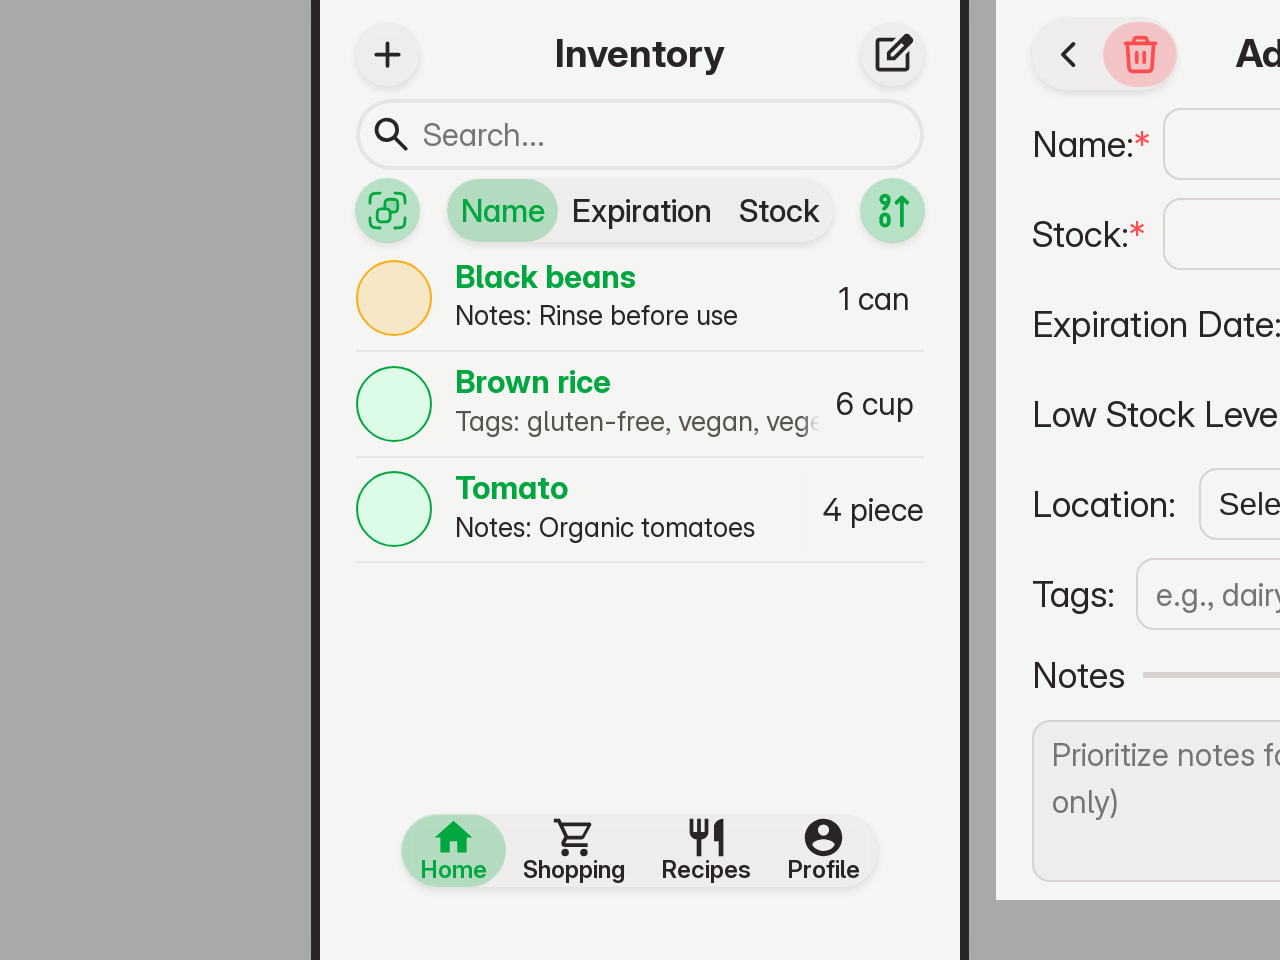
<file: index.html>
<!doctype html>
<html lang="en">

<head>
    <meta charset="UTF-8" />
    <meta name="viewport" content="width=640, initial-scale=1.0" />
    <title>Kitchen Kompanion</title>
    <meta name="description"
        content="A web application for managing your kitchen inventory, shopping lists, and recipes." />

    <!-- Favicon -->
    <link rel="icon" type="image/svg+xml" href="assets/favicons/favicon.svg" />
    <link rel="mask-icon" href="assets/favicons/favicon.svg" />

    <!-- Styles -->
    <link rel="stylesheet" href="assets/styles/index.css" />

    <!-- Scripts -->
    <script src="scripts/_global.js" defer></script>
    <script src="scripts/index.js" defer></script>
</head>

<body>
    <div class="container" data-mode="normal">
        <main id="content">
            <!-- START OF MAIN CONTENT -->
            <header>
                <div>
                    <button id="add-item-button" aria-label="Add item" aria-expanded="false" class="btn-solo"><span
                            role="img" aria-label="Add item" class="svg-icon icon-add"></span></button>
                    <button id="discard-edit-button" aria-label="Discard Edit" aria-expanded="false"
                        class="btn-solo error hidden"><span role="img" aria-label="Discard edit"
                            class="svg-icon icon-discard"></span></button>
                </div>
                <h1 class="text-lg">Inventory</h1>
                <div>
                    <button id="edit-button" aria-label="Edit items" aria-pressed="false" class="btn-solo"><span
                            role="img" aria-label="Edit item" class="svg-icon icon-edit"></span></button>
                    <button id="save-edit-button" aria-label="Save Edit" aria-pressed="false"
                        class="btn-solo active hidden"><span role="img" aria-label="Save edit"
                            class="svg-icon icon-check"></span></button>
                </div>
            </header>
            <div id="search">
                <span role="img" aria-label="Search" class="svg-icon icon-search"></span>
                <input id="inventory-search" type="search" placeholder="Search..." class="text-sm" />
            </div>
            <div class="inventory-filters">
                <div class="checkbox-switch-wrapper btn-solo active">
                    <input type="checkbox" id="inventory-grouped-categories" type="button">
                    <label for="inventory-grouped-categories" class="unchecked">
                        <span role="img" aria-label="Group by categories" class="svg-icon icon-group"></span>
                    </label>
                    <label for="inventory-grouped-categories" class="checked">
                        <span role="img" aria-label="Ungroup categories" class="svg-icon icon-ungroup"></span>
                    </label>
                </div>
                <form id="inventory-sort-type" aria-label="Filter inventory by" class="btn-group">
                    <input type="radio" id="sort-name" name="sort" value="name" checked>
                    <label for="sort-name" class="btn">Name</label>
                    <input type="radio" id="sort-expiration" name="sort" value="expiration">
                    <label for="sort-expiration" class="btn">Expiration</label>
                    <input type="radio" id="sort-amount" name="sort" value="stock">
                    <label for="sort-amount" class="btn">Stock</label>
                </form>
                <div class="checkbox-switch-wrapper btn-solo active">
                    <input type="checkbox" id="inventory-sort-direction" type="button">
                    <label for="inventory-sort-direction" class="unchecked">
                        <span role="img" aria-label="Sort ascending" class="svg-icon icon-ascending"></span>
                    </label>
                    <label for="inventory-sort-direction" class="checked">
                        <span role="img" aria-label="Sort descending" class="svg-icon icon-descending"></span>
                    </label>
                </div>
            </div>
            <div>
                <ul id="inventory-list">
                    <!-- Inventory items will be added here dynamically -->
                </ul>
                <!-- set inventory-sort-type to value of "stock" -->
                <button id="out-of-stock-notice" aria-label="Out of Stock Notice">
                    Check hidden out-of-stock items
                </button>
            </div>
            <!-- END OF MAIN CONTENT -->

            <form id="add-item-form" class="no-scrollbar" novalidate>
                <header>
                    <div class="btn-group">
                        <button type="button" id="close-add-item-form" aria-label="Close form" class="btn"><span
                                role="img" aria-label="Close form" class="svg-icon icon-back"></span>
                        </button>
                        <button type="button" id="discard-item-button" aria-label="Discard new item"
                            class="btn error"><span role="img" aria-label="Discard new item"
                                class="svg-icon icon-discard"></span>
                        </button>
                    </div>
                    <h1 id="item-form-title" class="text-lg">Add item</h1>
                    <div>
                        <button type="submit" id="save-item-button" aria-label="Save changes" class="btn-solo active"
                            disabled><span role="img" aria-label="Save changes" class="svg-icon icon-check"></span>
                        </button>
                    </div>
                </header>
                <!-- Required fields -->
                <div class="grid-fixed-left">
                    <label for="item-name">Name:<span class="required-marker" aria-hidden="true">*</span></label>
                    <input type="text" id="item-name" name="item-name" required>
                </div>

                <div class="grid-fixed-left">
                    <label for="item-quantity">Stock:<span class="required-marker" aria-hidden="true">*</span></label>
                    <div class="grid-same">
                        <input type="number" id="item-quantity" name="item-quantity" min="0" required>
                        <div class="select-wrapper">
                            <select id="item-unit" name="item-unit">
                                <option value="unit">unit</option>
                                <option value="pcs">pcs</option>
                                <option value="kg">kg</option>
                                <option value="g">g</option>
                                <option value="l">l</option>
                                <option value="ml">ml</option>
                                <option value="cup">cup</option>
                                <option value="tbsp">tbsp</option>
                                <option value="tsp">tsp</option>
                                <option value="can">can</option>
                                <option value="portion">portion</option>
                                <option value="piece">piece</option>
                            </select>
                        </div>
                    </div>
                </div>

                <!-- Alerts -->
                <div class="grid-same">
                    <label for="item-expiration">Expiration Date:</label>
                    <input type="date" id="item-expiration" name="item-expiration">
                </div>
                <p class="help-text">If the item has an expiration date, it will be highlighted when it's close to
                    expiring.</p>
                <div class="grid-same withseperator">
                    <label for="item-low-stock">Low Stock Level:</label>
                    <input type="number" id="item-low-stock" name="item-low-stock" min="-1" value="0">
                </div>
                <p class="help-text">When stock falls below this value, an alert will be shown. Set to -1 to disable the
                    alert.</p>

                <!-- Optional fields -->
                <div class="grid-fixed-left" style="--fixed-width: 4.5rem;">
                    <label for="item-location">Location:</label>
                    <div class="select-wrapper">
                        <select id="item-location" name="item-location">
                            <option value="">Select a location</option>
                            <option value="pantry">Pantry</option>
                            <option value="fridge">Fridge</option>
                            <option value="freezer">Freezer</option>
                        </select>
                    </div>
                </div>

                <div class="grid-fixed-left" style="--fixed-width: 2.75rem;">
                    <label for="item-tags">Tags:</label>
                    <input type="text" id="item-tags" name="item-tags"
                        placeholder="e.g., dairy, frozen (comma-separated)">
                </div>

                <label for="item-notes" class="section-divider">Notes</label>
                <textarea id="item-notes" name="item-notes"
                    placeholder="Prioritize notes for displaying (first line only)"></textarea>
            </form>
        </main>
        <footer>
            <div id="footer-bar" class="btn-group-wrapper">
                <nav id="group-default" class="btn-group">
                    <a href="#content" title="Home" class="btn active"><span role="img" aria-label="Home"
                            class="svg-icon icon-home"></span>
                        <p>Home</p>
                    </a>
                    <a href="shopping.html" title="Shopping List" class="btn"><span role="img"
                            aria-label="Shopping List" class="svg-icon icon-shopping"></span>
                        <p>Shopping</p>
                    </a>
                    <a href="recipes.html" title="Recipes" class="btn"><span role="img" aria-label="Recipes"
                            class="svg-icon icon-recipes"></span>
                        <p>Recipes</p>
                    </a>
                    <a href="profile.html" title="Profile" class="btn"><span role="img" aria-label="Profile"
                            class="svg-icon icon-profile"></span>
                        <p>Profile</p>
                    </a>
                </nav>
            </div>
        </footer>
    </div>
</body>

</html>
</file>
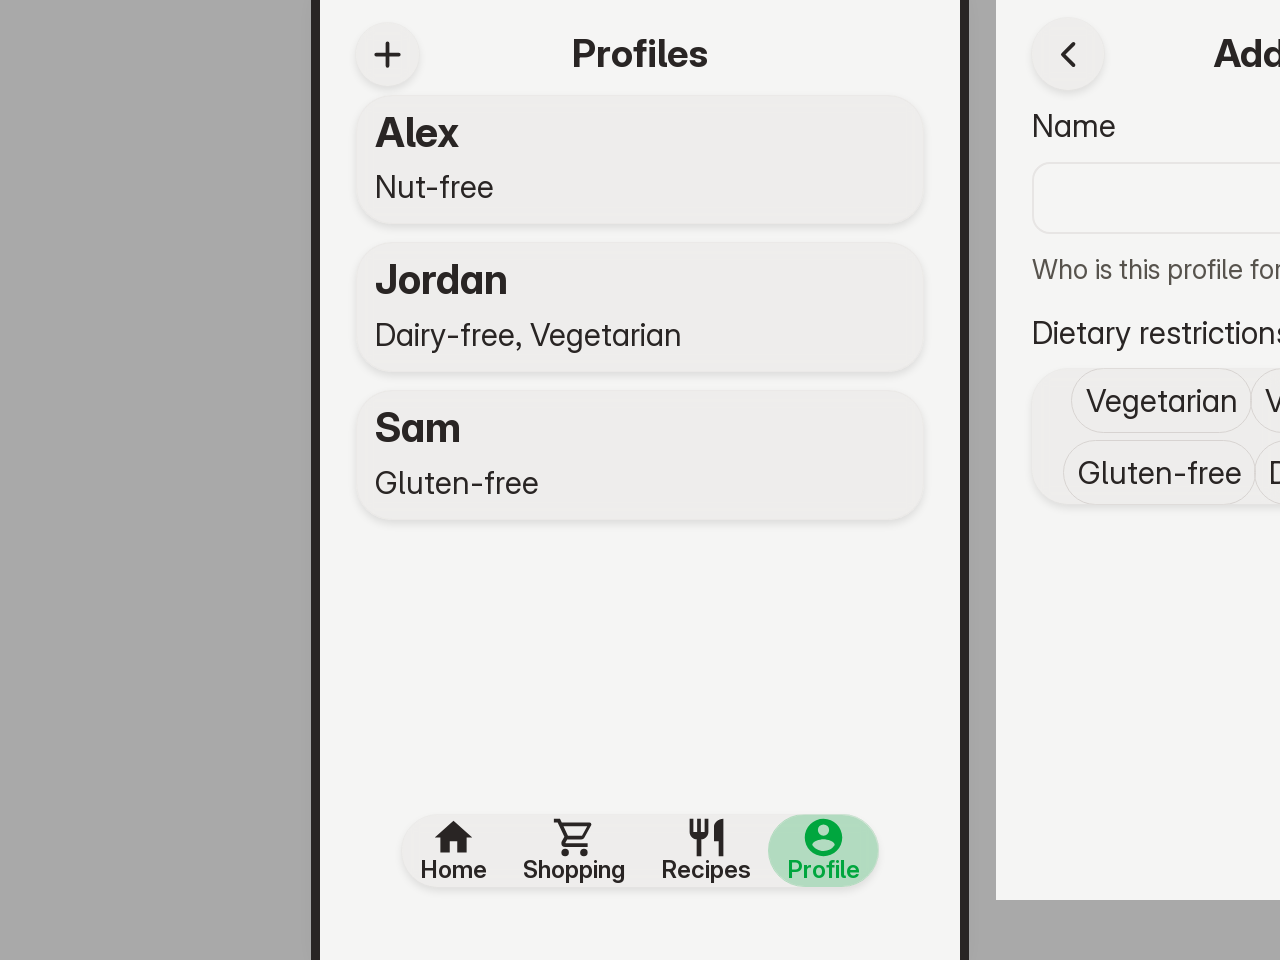
<file: profile.html>
<!doctype html>
<html lang="en">

<head>
    <meta charset="UTF-8" />
    <meta name="viewport" content="width=640, initial-scale=1.0" />
    <title>Profile | Kitchen Kompanion</title>
    <meta name="description"
        content="A web application for managing your kitchen inventory, shopping lists, and recipes." />

    <!-- Favicon -->
    <link rel="icon" type="image/svg+xml" href="assets/favicons/favicon.svg" />
    <link rel="mask-icon" href="assets/favicons/favicon.svg" />

    <!-- Styles -->
    <link rel="stylesheet" href="assets/styles/profile.css" />

    <!-- Scripts -->
    <script src="scripts/_global.js" defer></script>
    <script src="scripts/profile.js" defer></script>
</head>

<body>
    <div class="container" data-mode="normal">
        <main id="content">
            <header>
                <button id="add-person-button" aria-label="Add person" aria-expanded="false" class="btn-solo"><span
                        role="img" aria-label="Add person" class="svg-icon icon-add"></span></button>
                <h1 class="text-lg">Profiles</h1>
            </header>
            <ul id="people-list">
            </ul>

            <form id="add-person-form" class="flex-col gap-1 no-scrollbar" novalidate>
                <header>
                    <div class="btn-group">
                        <button type="button" id="close-add-person-form" aria-label="Cancel" class="btn"><span
                                role="img" aria-label="Cancel" class="svg-icon icon-back"></span>
                        </button>
                        <button type="button" id="delete-person-button" aria-label="Delete person"
                            class="btn error hidden"><span role="img" aria-label="Delete person"
                                class="svg-icon icon-discard"></span>
                        </button>
                    </div>
                    <h1 id="person-form-title" class="text-lg">Add person</h1>
                    <button type="submit" id="save-person-button" aria-label="Save person" class="btn-solo active"><span
                            role="img" aria-label="Save person" class="svg-icon icon-check"></span>
                    </button>
                </header>

                <label for="person-name" class="text-sm">Name</label>
                <input type="text" id="person-name" name="person-name" class="text-sm" required>
                <p class="help-text text-xs">Who is this profile for?</p>

                <p class="text-sm">Dietary restrictions</p>
                <div id="tag-options" aria-label="Dietary restrictions" class="btn-group">
                    <!-- Tag checkboxes are generated by profile.js from DIETARY_LABELS (_global.js) -->
                </div>
            </form>
        </main>
        <footer>
            <div id="footer-bar" class="btn-group-wrapper">
                <nav id="group-default" class="btn-group">
                    <a href="index.html" title="Home" class="btn"><span role="img" aria-label="Home"
                            class="svg-icon icon-home"></span>
                        <p>Home</p>
                    </a>
                    <a href="shopping.html" title="Shopping List" class="btn"><span role="img"
                            aria-label="Shopping List" class="svg-icon icon-shopping"></span>
                        <p>Shopping</p>
                    </a>
                    <a href="recipes.html" title="Recipes" class="btn"><span role="img" aria-label="Recipes"
                            class="svg-icon icon-recipes"></span>
                        <p>Recipes</p>
                    </a>
                    <a href="#content" title="Profile" class="btn active"><span role="img" aria-label="Profile"
                            class="svg-icon icon-profile"></span>
                        <p>Profile</p>
                    </a>
                </nav>
            </div>
        </footer>
    </div>
</body>

</html>
</file>
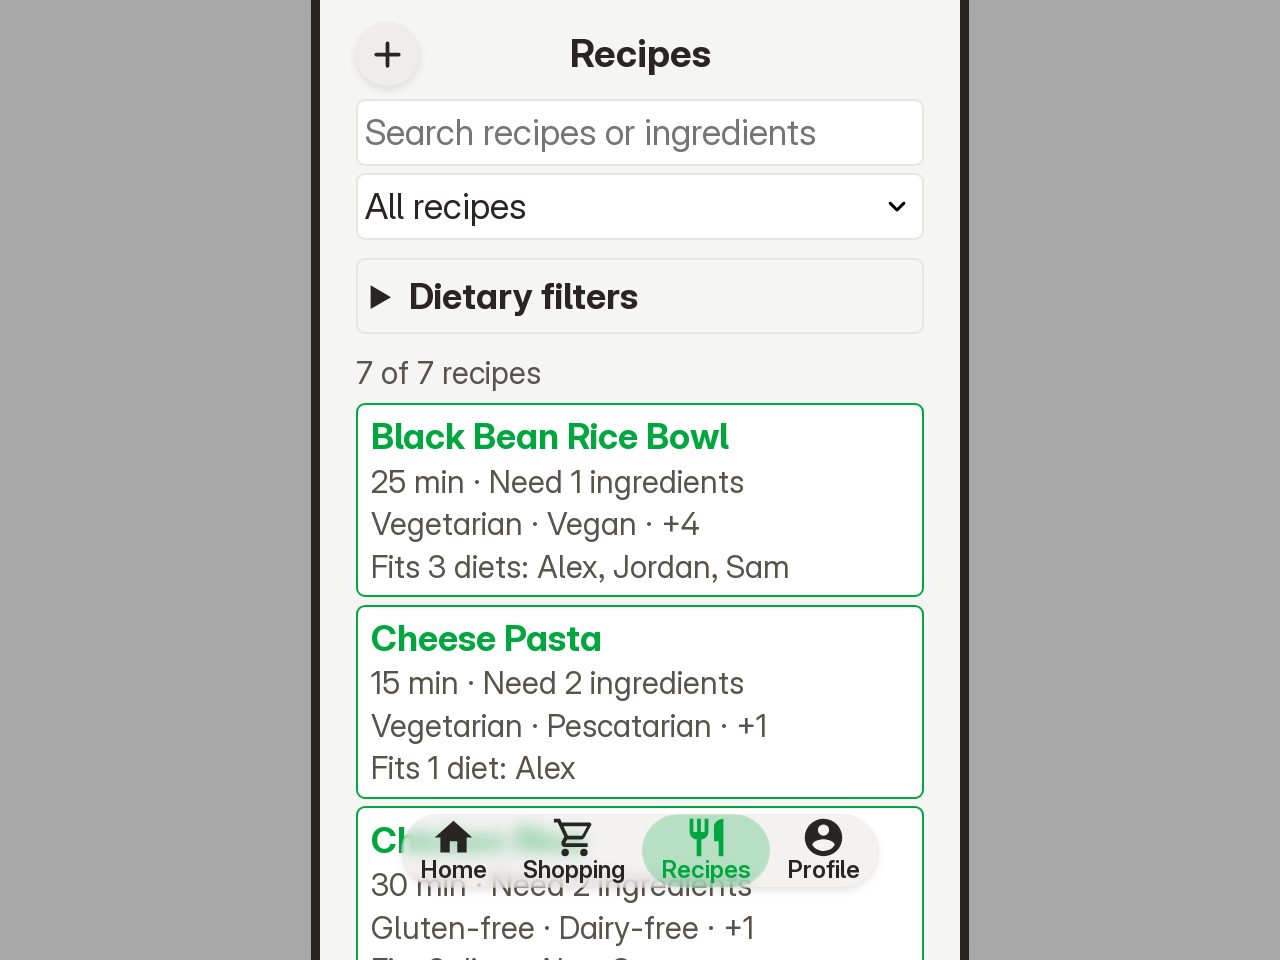
<file: recipes.html>
<!doctype html>
<html lang="en">

<head>
    <meta charset="UTF-8" />
    <meta name="viewport" content="width=640, initial-scale=1.0" />
    <title>Recipes | Kitchen Kompanion</title>

    <link rel="icon" href="assets/favicons/favicon.svg" type="image/svg+xml" />
    <link rel="stylesheet" href="assets/styles/recipes.css?v=6" />

    <script src="scripts/_global.js" defer></script>
    <script src="scripts/recipes.js" defer></script>
</head>

<body>
    <div class="container">
        <main id="content">
            <section id="recipe-home">
                <header class="recipe-header">
                    <h1 class="text-lg">Recipes</h1>
                    <button id="create-button" aria-label="Add item" aria-expanded="false" class="btn-solo">
                        <span role="img" aria-label="Add item" class="svg-icon icon-add"></span>
                    </button>
                </header>

                <div class="recipe-filters">
                    <input id="recipe-search" type="search" placeholder="Search recipes or ingredients"
                        aria-label="Search recipes or ingredients" />

                    <div class="select-wrapper">
                        <select id="recipe-filter" aria-label="Recipe availability">
                            <option value="all">All recipes</option>
                            <option value="ready">Can make now</option>
                            <option value="soon">Expiring soon</option>
                            <option value="missing">Needs ingredients</option>
                        </select>
                    </div>
                </div>

                <details class="dietary-panel">
                    <summary id="dietary-summary">Dietary filters</summary>
                    <p class="dietary-help">Select any combination. Recipes must match every selection.</p>
                    <fieldset id="dietary-filters" class="dietary-options">
                        <legend class="sr-only">Dietary requirements</legend>
                    </fieldset>
                    <button id="clear-dietary" type="button" class="recipe-btn">Clear dietary filters</button>
                </details>

                <p id="recipe-count" role="status" aria-live="polite"></p>
                <div id="recipe-list"></div>
            </section>

            <section id="recipe-details" hidden>
                <button id="back-button" type="button" class="recipe-btn">← Recipes</button>

                <h1 id="recipe-name" class="text-lg"></h1>
                <p id="recipe-time"></p>
                <p id="recipe-dietary" class="dietary-help"></p>
                <p id="recipe-people" class="dietary-help"></p>
                <p id="recipe-stock-status"></p>

                <div class="ingredient-heading">
                    <h2>Ingredients</h2>
                    <div id="recipe-inventory-controls">
                        <a id="view-shopping" href="shopping.html" class="btn-solo">
                            <span role="img" aria-label="View Shopping" class="svg-icon icon-shopping"></span>
                        </a>
                        <button id="edit-ingredients" type="button" class="btn-solo active">
                            <span role="img" aria-label="Edit inventory" class="svg-icon icon-edit"></span>
                        </button>
                        <button id="discard-ingredient-edits" type="button" hidden class="btn-solo error">
                            <span role="img" aria-label="Discard edit" class="svg-icon icon-discard"></span>
                        </button>
                        <button id="save-ingredient-edits" type="button" hidden class="btn-solo active">
                            <span role="img" aria-label="Save changes" class="svg-icon icon-check"></span>
                        </button>
                    </div>
                </div>

                <ul id="recipe-ingredients"></ul>

                <button id="add-missing" type="button" class="recipe-btn">
                    Add missing items to Shopping
                </button>

                <h2>Steps</h2>
                <ol id="recipe-steps"></ol>
            </section>

            <section id="create-recipe" hidden>
                <h1 class="text-lg">Create recipe</h1>

                <label for="new-name">Recipe name</label>
                <input id="new-name" type="text" />

                <label for="new-time">Total time (minutes)</label>
                <input id="new-time" type="number" min="1" />

                <fieldset id="new-dietary" class="dietary-options">
                    <legend>Dietary labels (optional)</legend>
                </fieldset>
                <p class="dietary-help">
                    Choose labels that fit every ingredient. Check product labels for allergens.
                </p>

                <h2>Ingredients</h2>

                <label for="ingredient-name">Ingredient name</label>
                <input id="ingredient-name" type="text" />

                <label for="ingredient-quantity">Quantity</label>
                <div class="recipe-columns">
                    <input id="ingredient-quantity" type="number" min="0.01" step="any" />
                    <div class="select-wrapper">
                        <select id="ingredient-unit" aria-label="Unit">
                            <option value="unit">unit</option>
                            <option value="pcs">pcs</option>
                            <option value="kg">kg</option>
                            <option value="g">g</option>
                            <option value="l">l</option>
                            <option value="ml">ml</option>
                            <option value="cup">cup</option>
                            <option value="tbsp">tbsp</option>
                            <option value="tsp">tsp</option>
                            <option value="can">can</option>
                            <option value="portion">portion</option>
                            <option value="piece">piece</option>
                        </select>
                    </div>
                </div>

                <button id="add-ingredient" type="button" class="recipe-btn">
                    + Add ingredient
                </button>

                <ul id="added-ingredients"></ul>

                <label for="new-steps">Instructions (one step per line)</label>
                <textarea id="new-steps" rows="3"></textarea>

                <div class="recipe-columns" style="margin-top: 0.5rem;">
                    <button id="review-recipe" type="button" class="recipe-btn">
                        Review recipe
                    </button>
                    <button id="cancel-create" type="button" class="recipe-btn error">
                        Cancel
                    </button>
                </div>
            </section>

            <section id="recipe-review" hidden>
                <h1 class="text-lg">Review recipe</h1>
                <h2 id="review-name"></h2>
                <p id="review-dietary" class="dietary-help"></p>

                <h2>Ingredients</h2>
                <ul id="review-ingredients"></ul>

                <h2>Steps</h2>
                <ol id="review-steps"></ol>

                <button id="edit-recipe" type="button" class="recipe-btn">
                    Back to editing
                </button>
                <button id="save-recipe" type="button" class="recipe-btn">
                    Save recipe
                </button>
            </section>
        </main>

        <footer>
            <div id="footer-bar" class="btn-group-wrapper">
                <nav id="group-default" class="btn-group">
                    <a href="index.html" title="Home" class="btn">
                        <span role="img" aria-label="Home" class="svg-icon icon-home"></span>
                        <p>Home</p>
                    </a>
                    <a href="shopping.html" title="Shopping List" class="btn">
                        <span role="img" aria-label="Shopping List" class="svg-icon icon-shopping"></span>
                        <p>Shopping</p>
                    </a>
                    <a href="#content" title="Recipes" class="btn active">
                        <span role="img" aria-label="Recipes" class="svg-icon icon-recipes"></span>
                        <p>Recipes</p>
                    </a>
                    <a href="profile.html" title="Profile" class="btn">
                        <span role="img" aria-label="Profile" class="svg-icon icon-profile"></span>
                        <p>Profile</p>
                    </a>
                </nav>
            </div>
        </footer>
    </div>
</body>

</html>
</file>
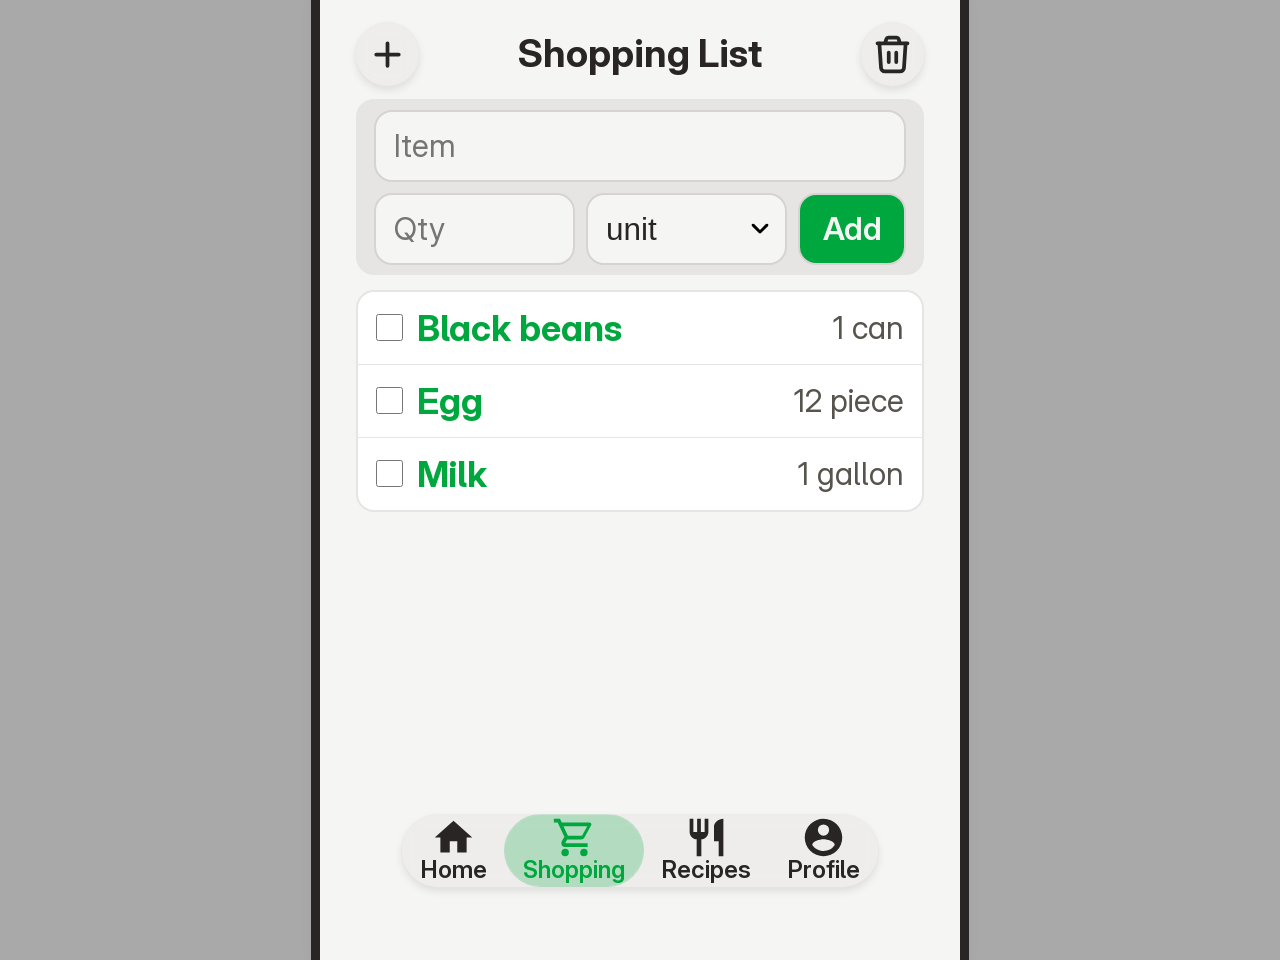
<file: shopping.html>
<!doctype html>
<html lang="en">

<head>
    <meta charset="UTF-8" />
    <meta name="viewport" content="width=640, initial-scale=1.0" />
    <title>Shopping List | Kitchen Kompanion</title>
    <meta name="description"
        content="A web application for managing your kitchen inventory, shopping lists, and recipes." />

    <!-- Favicon -->
    <link rel="icon" type="image/svg+xml" href="assets/favicons/favicon.svg" />
    <link rel="mask-icon" href="assets/favicons/favicon.svg" />

    <!-- Styles -->
    <link rel="stylesheet" href="assets/styles/shopping.css" />

    <!-- Scripts -->
    <script src="scripts/_global.js" defer></script>
    <script src="scripts/shopping.js" defer></script>
</head>

<body>
    <div class="container" data-mode="normal">
        <main id="content">
            <!-- START OF MAIN CONTENT -->
            <header>
                <div>
                    <button id="add-button" aria-label="Add item" aria-expanded="false" class="btn-solo"><span
                            role="img" aria-label="Add item" class="svg-icon icon-add"></span></button>
                    <div id="edit-history" class="btn-group hidden">
                        <button id="undo" title="Undo" aria-label="Undo" class="btn">
                            <span role="img" aria-label="Undo" class="svg-icon icon-undo"></span>
                        </button>
                        <button id="redo" title="Redo" aria-label="Redo" class="btn">
                            <span role="img" aria-label="Redo" class="svg-icon icon-redo"></span>
                        </button>
                    </div>
                </div>
                <h1 class="text-lg">Shopping List</h1>
                <div>
                    <button id="edit-button" aria-label="Edit items" aria-pressed="false" class="btn-solo"><span
                            role="img" aria-label="Edit item" class="svg-icon icon-discard"></span></button>
                    <button id="save-edit-button" aria-label="Save Edit" aria-pressed="false"
                        class="btn-solo active hidden"><span role="img" aria-label="Save edit"
                            class="svg-icon icon-check"></span></button>
                </div>
            </header>

            <form id="add-form" class="add-form">
                <input id="new-name" type="text" placeholder="Item" aria-label="Item name" required />
                <input id="new-qty" type="number" min="0.01" step="any" placeholder="Qty" aria-label="Quantity"
                    required />
                <div class="select-wrapper">
                    <select id="new-unit" aria-label="Unit">
                        <option value="unit">unit</option>
                        <option value="pcs">pcs</option>
                        <option value="kg">kg</option>
                        <option value="g">g</option>
                        <option value="l">l</option>
                        <option value="ml">ml</option>
                        <option value="cup">cup</option>
                        <option value="tbsp">tbsp</option>
                        <option value="tsp">tsp</option>
                        <option value="can">can</option>
                        <option value="portion">portion</option>
                        <option value="piece">piece</option>
                    </select>
                </div>
                <button type="submit" class="add-submit">Add</button>
            </form>
            <ul id="shopping-list">
                <!-- shopping.js goes in here -->
            </ul>

            <!-- END OF MAIN CONTENT -->
        </main>
        <footer>
            <div id="footer-bar" class="btn-group-wrapper">
                <nav id="group-default" class="btn-group">
                    <a href="index.html" title="Home" class="btn"><span role="img" aria-label="Home"
                            class="svg-icon icon-home"></span>
                        <p>Home</p>
                    </a>
                    <a href="#content" title="Shopping List" class="btn active"><span role="img"
                            aria-label="Shopping List" class="svg-icon icon-shopping"></span>
                        <p>Shopping</p>
                    </a>
                    <a href="recipes.html" title="Recipes" class="btn"><span role="img" aria-label="Recipes"
                            class="svg-icon icon-recipes"></span>
                        <p>Recipes</p>
                    </a>
                    <a href="profile.html" title="Profile" class="btn"><span role="img" aria-label="Profile"
                            class="svg-icon icon-profile"></span>
                        <p>Profile</p>
                    </a>
                </nav>
            </div>
        </footer>
    </div>
</body>

</html>
</file>
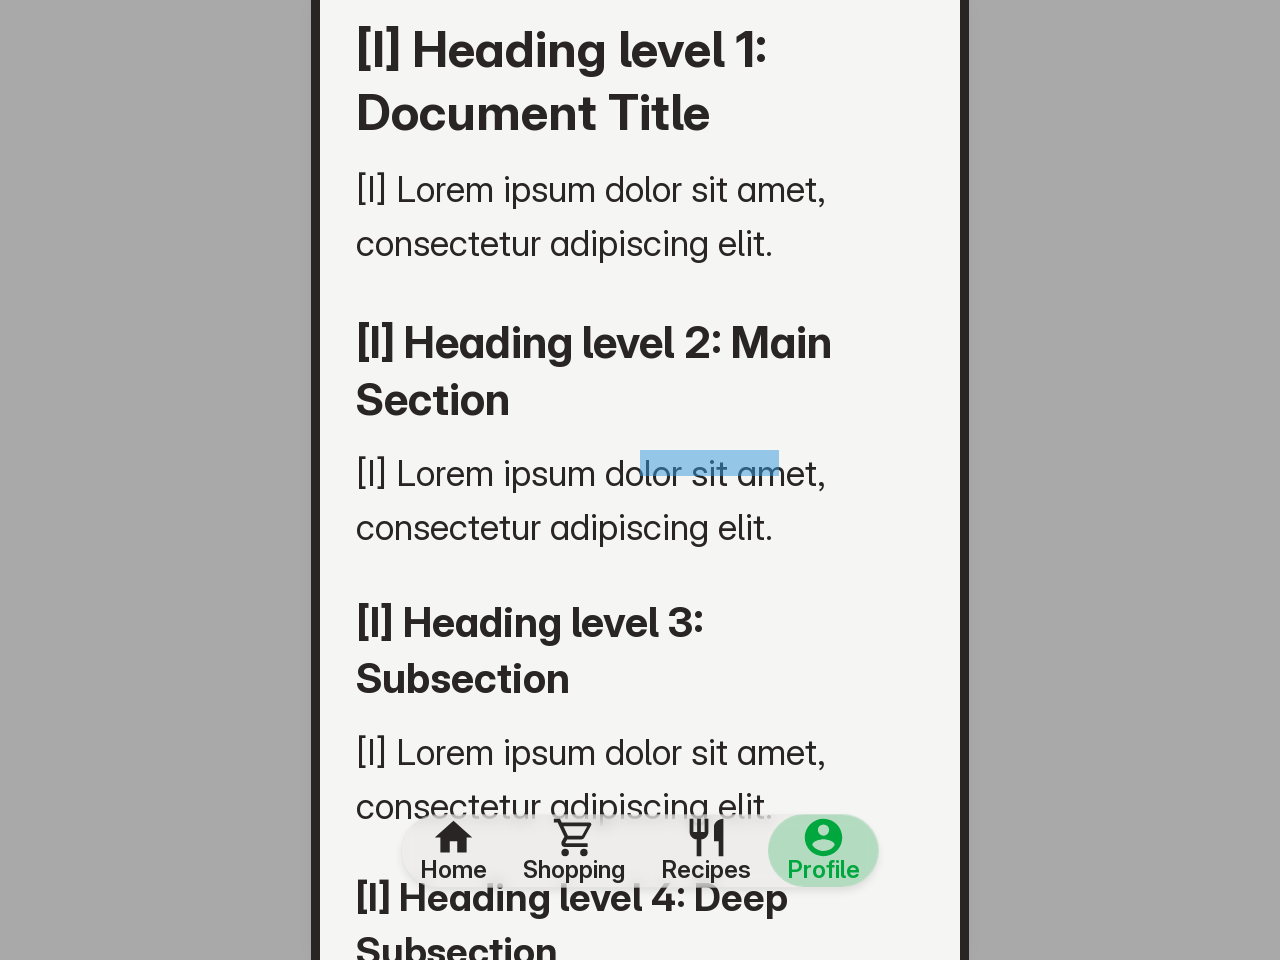
<file: styles.html>
<!doctype html>
<html lang="en">

<head>
    <meta charset="UTF-8" />
    <meta name="viewport" content="width=640, initial-scale=1.0" />
    <title>Style Guide | Kitchen Kompanion</title>
    <meta name="description"
        content="Style guide for Kitchen Kompanion, a web application for managing your kitchen inventory, shopping lists, and recipes." />

    <!-- Favicon -->
    <link rel="icon" type="image/svg+xml" href="assets/favicons/favicon.svg" />
    <link rel="mask-icon" href="assets/favicons/favicon.svg" />

    <!-- Styles -->
    <link rel="stylesheet" href="assets/styles/styles.css" />

    <!-- Scripts -->
    <script src="scripts/_global.js" defer></script>
    <script src="scripts/styles.js" defer></script>
</head>

<body>
    <div id="draggable-square" class="square"></div>
    <div class="container">
        <main id="content">
            <!-- START OF MAIN CONTENT -->
            <section class="prose">
                <!-- Headings H1 through H4 -->
                <h1 class="mt-0">[I] Heading level 1: Document Title</h1>
                <p>[I] Lorem ipsum dolor sit amet, consectetur adipiscing elit.</p>
                <h2>[I] Heading level 2: Main Section</h2>
                <p>[I] Lorem ipsum dolor sit amet, consectetur adipiscing elit.</p>
                <h3>[I] Heading level 3: Subsection</h3>
                <p>[I] Lorem ipsum dolor sit amet, consectetur adipiscing elit.</p>
                <h4>[I] Heading level 4: Deep Subsection</h4>
                <p>[I] Lorem ipsum dolor sit amet, consectetur adipiscing elit.</p>
                <p>[I] Lorem ipsum dolor sit amet, consectetur adipiscing elit.</p>
            </section>

            <!-- Image -->
            <section>
                <h2>Image</h2>
                <p>An image should be displayed here:</p>
                <img src="assets/images/example.png" alt="Example Image" />
            </section>

            <!-- Interactive Elements Section -->
            <section class="flex-col gap-2">
                <h2>Interactive Components</h2>
                <p>
                    Style these distinct button elements and their hover/active states:
                    <a href="index.html">Link</a>
                </p>
                <!-- Input fields -->
                <input type="text" placeholder="Enter your name" />
                <!-- At least two buttons -->
                <button>Default Button</button>
            </section>

            <!-- Markdown and Inline Text Formatting Types -->
            <section class="prose mb-0">
                <h2>Markdown-Equivalent Text Elements</h2>
                <p>
                    This section includes standard semantic tags used to render rich
                    text elements:
                </p>

                <ul>
                    <li>
                        Ordered list
                        <ol>
                            <li>Ordered list item 1</li>
                            <li>Ordered list item 2</li>
                            <li>Ordered list item 3</li>
                        </ol>
                    </li>
                    <li>
                        <strong>Bold text</strong> (equivalent to markdown `**text**`)
                    </li>
                    <li><em>Italicized text</em> (equivalent to markdown `*text*`)</li>
                    <li>
                        <del>Strikethrough text</del> (equivalent to markdown `~~text~~`)
                    </li>
                </ul>

                <p class="mb-0">
                    For technical and mathematical layouts, you can style:
                    <!-- Superscript and Subscript -->
                    The chemical formula for water is H<sub>2</sub>O (subscript), and
                    Einstein's equation is E = mc<sup>2</sup> (superscript).
                </p>
            </section>
            <!-- END OF MAIN CONTENT -->
        </main>
        <footer>
            <div id="footer-bar" class="btn-group-wrapper">
                <nav id="group-default" class="btn-group">
                    <a href="index.html" title="Home" class="btn"><span role="img" aria-label="Home"
                            class="svg-icon icon-home"></span>
                        <p>Home</p>
                    </a>
                    <a href="shopping.html" title="Shopping List" class="btn"><span role="img"
                            aria-label="Shopping List" class="svg-icon icon-shopping"></span>
                        <p>Shopping</p>
                    </a>
                    <a href="recipes.html" title="Recipes" class="btn"><span role="img" aria-label="Recipes"
                            class="svg-icon icon-recipes"></span>
                        <p>Recipes</p>
                    </a>
                    <a href="#content" title="Profile" class="btn active"><span role="img" aria-label="Profile"
                            class="svg-icon icon-profile"></span>
                        <p>Profile</p>
                    </a>
                </nav>
            </div>
        </footer>
    </div>
</body>

</html>
</file>
<file: assets/styles/index.css>
@import "_global.css";

/* Local styles for the "/index.html" page */
#add-item-button {
    position: relative;

    &.has-draft::after {
        position: absolute;
        top: 0.125rem;
        right: 0.125rem;
        width: 0.375rem;
        height: 0.375rem;
        border-radius: 50%;
        content: "";
        background-color: var(--color-error);
    }
}

.required-marker {
    color: var(--color-error);
}

#search {
    display: flex;
    position: relative;
    justify-content: center;
    align-items: center;
    margin: 0.25rem 0;
    border: 0.125rem solid var(--color-border);
    border-radius: 1.5rem;

    span {
        position: absolute;
        top: 0.25rem;
        left: 0.25rem;
    }

    input {
        width: 100%;
        padding: 0.125rem 0 0.125rem 1.75rem;

        &::-webkit-search-cancel-button {
            --svg: url("data:image/svg+xml,%3Csvg xmlns='http://www.w3.org/2000/svg' viewBox='0 0 24 24'%3E%3Cpath d='M0 0h24v24H0z' fill='none'/%3E%3Cpath fill='none' stroke='currentColor' stroke-linecap='round' stroke-linejoin='round' stroke-width='2' d='M6 12h6m0 0h6m-6 0v6m0-6V6'/%3E%3C/svg%3E");
            -webkit-appearance: none;
            -webkit-mask-image: var(--svg);
            -webkit-mask-position: center;
            -webkit-mask-repeat: no-repeat;
            -webkit-mask-size: contain;
            appearance: none;
            mask-image: var(--svg);
            mask-position: center;
            mask-repeat: no-repeat;
            mask-size: contain;
            width: 1.25rem;
            height: 1.25rem;
            margin-right: 0.25rem;
            cursor: pointer;
            background-color: var(--color-error);
            transform: rotate(45deg);
        }
    }

    &:has(input:focus) {
        border-color: var(--color-outline);
    }
}

/* Styling for filters */
.inventory-filters {
    display: flex;
    flex-direction: row;
    justify-content: space-between;
    align-items: center;
    width: 100%;

    /* Styling for the filter buttons */
    #inventory-sort-type {
        isolation: isolate;
        position: relative;
        overflow: hidden;

        &::before {
            z-index: 0;
            position: absolute;
            border-radius: var(--radius);
            pointer-events: none;
            content: "";
            background: var(--color-glass-bg-active);
            transition: inset 0.25s ease;
        }

        label {
            z-index: 1;
            position: relative;
            font-weight: 500;
        }

        input[type="radio"]:checked+label {
            anchor-name: --active-sort-option;
            color: var(--color-primary);
        }

        @supports (anchor-name: --active-sort-option) {
            &::before {
                inset: anchor(top) anchor(right) anchor(bottom) anchor(left);
                position-anchor: --active-sort-option;
            }
        }
    }
}

/* Styling for the inventory list */
#inventory-list {
    display: flex;
    /* Use flexbox for layout */
    flex-direction: column;
    /* Stack items vertically */
    margin: 0;
    padding: 0.125rem 0;
    list-style: none;

    ul {
        display: flex;
        flex-direction: column;
        margin: 0;
        padding: 0;
        list-style: none;
    }

    &:not(:has(>details.inventory-category))[data-sort-direction="descending"],
    &:has(>ul)[data-sort-direction="descending"],
    &[data-sort-direction="descending"]>details.inventory-category>ul {
        flex-direction: column-reverse !important;
    }

    &[data-sort-direction="descending"][data-sort-type="expiration"]:has(> details.inventory-category),
    &[data-sort-direction="descending"][data-sort-type="stock"]:has(> details.inventory-category) {
        flex-direction: column-reverse;
    }

    details.inventory-category {
        margin: 0.125rem 0;

        summary {
            margin-top: 0.25rem;
            margin-bottom: 0;
            color: var(--color-text);
            font-size: var(--text-sm);
            font-weight: bold;
            border-bottom: 0.0625rem solid var(--color-border);
            cursor: pointer;
        }
    }

    li {
        display: grid;
        grid-template-columns: 2.75rem minmax(0, 1fr) auto;
        grid-template-rows: repeat(2, 1fr);
        border-bottom: 0.0625rem solid var(--color-border);
        font-size: var(--text-sm);
        padding: 0.25rem 0;
        margin: 0;

        .inventory-icon {
            grid-area: 1 / 1 / 3 / 2;
            width: 2rem;
            height: 2rem;
            margin: 0.125rem 0.25rem 0.125rem 0;
            font-size: var(--text-md);
            font-weight: bold;
            background-color: var(--color-primary-bg);
            border: 2px solid var(--color-primary);

            &[data-in-shopping-list="true"] {
                background-color: var(--color-glass-bg-warning);
                border-color: var(--color-warning);
            }
        }

        .item-name {
            grid-area: 1 / 2 / 2 / 3;
            font-size: var(--text-md);
            color: var(--color-primary);
        }

        .item-details {
            grid-area: 2 / 2 / 3 / 3;
            scrollbar-width: none;
            overflow-x: scroll;
            font-size: var(--text-xs);
            padding-right: 0.25rem;
            line-height: 1rem;
            white-space: nowrap;
        }

        .item-controls {
            grid-area: 1 / 3 / 3 / 4;
            display: flex;
            position: relative;
            flex-direction: column;
            align-items: center;
            justify-content: center;
            padding-left: 0.1rem;

            &::before {
                content: "";
                position: absolute;
                top: 0;
                left: -0.5rem;
                width: 20px;
                height: 100%;
                /* Fixed alpha values: 0% becomes 0, 100% becomes 1 */
                background: linear-gradient(to right,
                        color-mix(in srgb, var(--color-background) 25%, transparent) 25%,
                        color-mix(in srgb, var(--color-background) 80%, transparent) 50%,
                        color-mix(in srgb, var(--color-background) 90%, transparent) 75%,
                        var(--color-background) 80%);
            }

            button {
                display: none;
                height: 1rem;
                width: auto;
                align-items: center;
                justify-content: center;
                flex: 1 1 0;
            }

            .item-stock {
                grid-area: 1 / 3 / 3 / 4;
                align-self: center;
            }

            div.stock-buttons {
                display: flex;
                flex-direction: row;
                width: 2.75rem;
            }
        }
    }
}

.container[data-mode="edit"] {

    #add-item-button,
    #edit-button {
        display: none;
    }

    #discard-edit-button,
    #save-edit-button,
    #inventory-list li .item-controls button {
        display: flex;
    }

    #inventory-list li .item-controls .btn-minus {
        color: var(--color-error);
    }
}

/* Styling for the add item form */
#add-item-form {
    position: fixed;
    display: flex;
    flex-direction: column;
    gap: 0.5rem;
    top: var(--safe-top);
    right: var(--safe-right);
    bottom: var(--safe-bottom);
    left: var(--safe-left);
    margin: 0 !important;
    padding: var(--spacing-top) var(--spacing-side);
    overflow-y: auto;
    background-color: var(--color-background);
    transition: transform 0.35s ease;
    /* Override any inherited margin */

    transform: translateX(calc(100% + 1rem));

    input,
    select {
        box-sizing: border-box;
        width: 100%;
        height: 2rem;
        padding: 0.3rem 0.5rem;
        border: 0.0625rem solid var(--color-outline);
        border-radius: 0.5rem;
        color: var(--color-text);
        font-size: var(--text-sm);
        background-color: var(--color-background);
    }

    .grid-fixed-left {
        --fixed-width: 3.5rem;
        display: grid;
        grid-template-columns: var(--fixed-width) 1fr;
        align-items: center;
        gap: 0.125rem;
    }

    .grid-fixed-right {
        --fixed-width: 3.5rem;
        display: grid;
        grid-template-columns: 1fr var(--fixed-width);
        align-items: center;
        gap: 0.125rem;
    }

    .grid-same {
        display: grid;
        grid-template-columns: repeat(2, minmax(0, 1fr));
        align-items: center;
        gap: 0.125rem;
    }

    textarea {
        min-height: 4rem;
        height: 6rem;
        display: block;
        white-space: pre-wrap;
        overflow-wrap: break-word;
        overflow-y: auto;
        padding: 0.25rem 0.5rem;
        border: 0.0625rem solid var(--color-outline);
        border-radius: 0.5rem;
        color: var(--color-text);
        font-size: var(--text-sm);
        background-color: rgba(from var(--color-border) r g b / 0.5);
        scrollbar-width: thin;
    }

    .help-text {
        display: none;
        margin: 0;
        font-size: var(--text-xs);
        color: var(--color-text-muted);
    }

    .grid-same:focus-within+.help-text {
        display: block;
    }

    .section-divider {
        display: flex;
        align-items: center;
        gap: 0.5rem;
        white-space: nowrap;

    }

    .section-divider::after {
        content: "";
        height: 6px;
        flex: 1;
        background-color: var(--color-outline);
    }
}

.container[data-mode="add"] {
    #add-item-form {
        transform: translateY(0);
    }

    footer {
        transform: translateY(calc(100% + 1rem));
    }
}

#out-of-stock-notice {
    display: none;
    width: 100%;
    text-align: center;
    padding: 0.25rem 0;
    border: 0.0625rem solid var(--color-outline);
    background-color: var(--color-border);
    color: var(--color-text);
    font-size: var(--text-xs);
}
</file>
<file: assets/styles/profile.css>
@import "_global.css";

#people-list {
    list-style: none;
    margin: 0;
    padding: 0.125rem 0;

    li {
        padding: 0.25rem 0.5rem;
        cursor: pointer;
    }
}

#add-person-form {
    position: fixed;
    top: var(--safe-top);
    left: var(--safe-left);
    right: var(--safe-right);
    bottom: var(--safe-bottom);
    background-color: var(--color-background);
    overflow-y: auto;
    transform: translateX(calc(100% + 1rem));
    padding: var(--spacing-top) var(--spacing-side);
    transition: transform 0.35s ease;

    /* .btn-group .btn sets display: flex after .btn.hidden in _global.css, so re-hide here */
    .btn-group .btn.hidden {
        display: none;
    }

    input[type="text"] {
        height: 2rem;
        padding: 0.25rem 0.5rem;
        border: 0.0625rem solid var(--color-border);
        border-radius: 0.5rem;
    }

    .help-text {
        color: var(--color-text-muted);
    }

    #tag-options {
        height: auto;
        flex-wrap: wrap;
        gap: 0.25rem 0;

        label {
            --control-outline: var(--color-outline);
        }

        input:checked+label {
            --control-background: var(--color-glass-bg-active);
            --control-outline: var(--color-glass-bg-active);
            --control-color: var(--color-primary);
        }
    }
}

.container[data-mode="add"] {
    #add-person-form {
        transform: translateX(0);
    }

    footer {
        transform: translateY(calc(100% + 1rem));
    }
}
</file>
<file: assets/styles/recipes.css>
@import "_global.css";

#content [hidden] {
    display: none !important;
}

.recipe-header {
    display: flex;
    align-items: center;
    justify-content: space-between;
    gap: .25rem;
    margin-bottom: .25rem;
}

.recipe-header h1 {
    margin: 0;
}

#content h2 {
    font-size: var(--text-base);
    margin: .5rem 0 .2rem;
}

#recipe-name,
#review-name {
    overflow-wrap: anywhere;
}

.recipe-filters,
.recipe-columns {
    display: grid;
    grid-template-columns: 1fr 1fr;
    gap: .2rem;
    margin-bottom: 0.5rem;
}

#recipe-search {
    grid-column: 1 / -1;
}

#content label {
    display: block;
    margin: .25rem 0 .1rem;
    font-size: var(--text-base);
}

#content input,
#content textarea,
#content select {
    display: block;
    width: 100%;
    min-width: 0;
    box-sizing: border-box;
    padding: .2rem;
    border: 2px solid var(--color-border);
    border-radius: .25rem;
    background: white;
    color: var(--color-text);
    font: inherit;
    font-size: var(--text-base);
    line-height: 1.35;
}

#content div:has(select#recipe-filter) {
    grid-column: span 2;
}

#content textarea {
    resize: vertical;
}

#recipe-list button:not(:has(.btn)) {
    display: block;
    box-sizing: border-box;
    padding: .2rem .35rem;
    margin: .2rem 0;
    border: 2px solid var(--color-primary);
    border-radius: .25rem;
    background: white;
    color: var(--color-primary);
    font: inherit;
    font-size: var(--text-base);
    line-height: 1.35;
    cursor: pointer;
}

#content #save-recipe {
    background: var(--color-primary);
    color: white;
}

#recipe-list .recipe-card {
    width: 100%;
    text-align: left;
    padding: .3rem;
    margin: .3rem 0;
    border-color: var(--color-border);
}

.recipe-card strong {
    display: block;
    font-size: var(--text-base);
    overflow-wrap: anywhere;
}

.recipe-card span {
    display: block;
    font-size: var(--text-sm);
    color: var(--color-text-muted);
}

/* "Good for ..." row: keep to one line, cut off with … when names don't fit */
.recipe-card .recipe-people {
    white-space: nowrap;
    overflow: hidden;
    text-overflow: ellipsis;
}

#recipe-time,
#recipe-stock-status {
    font-size: var(--text-base);
    margin: .2rem 0;
}

#content li {
    font-size: var(--text-base);
    margin-bottom: .2rem;
    overflow-wrap: anywhere;
}

#added-ingredients button {
    display: inline-block;
    font-size: var(--text-sm);
    color: var(--color-error);
    font-style: italic;
}

.inventory-edit {
    display: grid;
    grid-template-columns: auto 1fr auto;
    gap: 0.25rem;

    input {
        height: 1.5rem;
    }
}

.recipe-btn {
    display: block;
    padding: 0.25rem 0.5rem;
    border: 2px solid var(--color-primary);
    border-radius: var(--radius);
    background: var(--color-primary-bg);
    font-weight: bold;
    font-size: var(--text-sm);
    line-height: 1rem;
    text-align: center;

    &.error {
        border-color: var(--color-error);
        background: var(--color-glass-bg-error);
        color: var(--color-error);
    }
}

.ingredient-heading {
    display: flex;
    align-items: center;
    justify-content: space-between;

    #recipe-inventory-controls {
        display: flex;
        align-items: center;
        gap: 0.5rem;
    }
}

.dietary-panel {
    margin-bottom: .4rem;
    padding: .25rem .35rem;
    border: 2px solid var(--color-border);
    border-radius: .25rem;
}

.dietary-panel summary {
    cursor: pointer;
    font-size: var(--text-base);
    font-weight: bold;
}

.dietary-options {
    display: grid;
    grid-template-columns: repeat(2, minmax(0, 1fr));
    gap: .15rem .3rem;
    padding: .2rem 0;
    margin: 0;
    border: 0;
}

#content .dietary-options label {
    display: flex;
    align-items: center;
    gap: .2rem;
    margin: 0;
    padding: .2rem 0;
    font-size: var(--text-sm);
    cursor: pointer;
}

#content .dietary-options input {
    width: 1rem;
    height: 1rem;
    padding: 0;
    margin: 0;
    flex-shrink: 0;
    accent-color: var(--color-primary);
}

.dietary-help,
#recipe-count {
    margin: .2rem 0;
    font-size: var(--text-sm);
    color: var(--color-text-muted);
}

.sr-only {
    position: absolute;
    width: 1px;
    height: 1px;
    padding: 0;
    overflow: hidden;
    clip-path: inset(50%);
    white-space: nowrap;
}

#content .dietary-options input[type="checkbox"] {
    all: revert;
    appearance: auto;
    width: 1rem;
    height: 1rem;
    margin: 0;
    padding: 0;
    flex-shrink: 0;
    accent-color: var(--color-primary);
    cursor: pointer;
}
</file>
<file: assets/styles/shopping.css>
@import "_global.css";

/* Local styles for the "/shopping.html" page */
#shopping-list {
    list-style: none;
    margin: 0.25rem 0 2.5rem;
    /* bottom space so the + button doesn't cover the last item */
    padding: 0;
    display: flex;
    flex-direction: column;
    border: 0.08rem solid var(--color-border);
    border-radius: calc(var(--radius)/2);
    background-color: #fff;
    overflow: hidden;

    li {
        display: flex;
        align-items: center;
        position: relative;
        gap: 0.4rem;
        min-height: 1.25rem;
        margin-bottom: 0;
        padding: 0.15rem 0.5rem;
        border-bottom: 0.04rem solid var(--color-border);
        font-size: var(--text-sm);
        line-height: 1.2;
        transition: opacity 0.2s;
    }

    li:last-child {
        border-bottom: none;
    }

    /* Bring back the real checkbox (the global reset hides it) */
    input[type="checkbox"] {
        all: revert;
        flex: 0 0 auto;
        width: 0.75rem;
        height: 0.75rem;
        margin: 0;
        accent-color: var(--color-primary);
        cursor: pointer;
    }

    /* Name + quantity: the delete target */
    .item-name {
        font-weight: bold;
    }

    .item-button {
        position: relative;
        flex: 1;
        display: flex;
        align-items: center;
        justify-content: space-between;
        gap: 0.4rem;
        padding: 0.1rem 0;
        cursor: pointer;
    }

    .quantity {
        color: var(--color-text-muted);
    }

    /* Red strike line across the item, shown on hover */
    .item-button::after {
        content: "";
        position: absolute;
        left: 0;
        right: 0;
        top: 50%;
        height: 0.05rem;
        background-color: var(--color-error);
        transform: scaleX(0);
        transform-origin: left;
        transition: transform 0.2s ease;
        pointer-events: none;
    }

    /* Checked = got it in the cart: faded, no strike */
    li.checked {
        background-color: var(--color-primary-bg);

        .item-name {
            color: var(--color-text-muted);
        }
    }

    .empty-message {
        justify-content: center;
        padding: 0.4rem 0.5rem;
        opacity: 0.6;
    }

    label {
        position: absolute;
        left: 0;
        width: 100%;
        height: 100%;
        z-index: 1;
    }
}

.container[data-mode="edit"] {
    header {
        #add-button {
            display: none;
        }

        #undo:not(:disabled) {
            color: var(--color-primary);
        }
    }

    #shopping-list {
        label {
            display: none;
        }

        .item-button:hover::after,
        .item-button:focus-visible::after {
            transform: scaleX(1);
        }

        .item-button:hover .item-name,
        .item-button:focus-visible .item-name {
            color: var(--color-error);
        }
    }
}

/***************************************************************
Add item form ==================================================
***************************************************************/

.add-form {
    display: grid;
    grid-template-columns: 1fr 1fr 3rem;
    gap: 0.3rem;
    margin-bottom: 0.4rem;
    margin-top: 0.25rem;
    background-color: var(--color-border);
    padding: 0.3rem 0.5rem;
    border-radius: calc(var(--radius)/2);

    /* display: flex overrides the hidden attribute, so re-hide it */
    &[hidden] {
        display: none;
    }

    input,
    select,
    button {
        box-sizing: border-box;
        width: 100%;
        height: 2rem;
        padding: 0.3rem 0.5rem;
        border: 0.0625rem solid var(--color-outline);
        border-radius: calc(var(--radius)/2);
        color: var(--color-text);
        font-size: var(--text-sm);
        background-color: var(--color-background);
    }

    #new-name {
        grid-column: 1 / span 3;
    }

    .add-submit {
        display: flex;
        justify-content: center;
        background-color: var(--color-primary);
        color: var(--color-background);
        font-weight: 600;
    }
}

/***************************************************************
Buttons ========================================================
***************************************************************/

/* Floating + button, bottom right, just above the footer bar */
.add-fab {
    --control-background: var(--color-primary);
    --control-outline: var(--color-primary);
    --control-color: #fff;

    position: fixed;
    right: calc(var(--safe-right) + var(--spacing-side));
    bottom: calc(var(--safe-bottom) + var(--spacing-footer) + var(--spacing-top) * 2);
    z-index: 10;
    width: 1.75rem;
    height: 1.75rem;
    border-radius: var(--radius);
}
</file>
<file: assets/styles/styles.css>
@import "_global.css";

/* Local styles for the "/styles.html" page */
section {
	margin-bottom: 2rem;
}

/* 139 pixels per inch */
/* Width: 4.6 inches (139 * 4.6 = 639.4 pixels) */
/* Height: 6.9 inches (139 * 6.9 = 959.1 pixels) */
/* (139/16)*3 = 26.0625px */
.square {
	width: 139px;
	height: 26.0625px;
	background-color: #3498db80;
	/* Base color for the grid */
	position: fixed;
	top: 50vh;
	left: 50vw;
	cursor: grab;
	user-select: none;
	z-index: 1000;
}

.square:active {
	cursor: grabbing;
}
</file>
